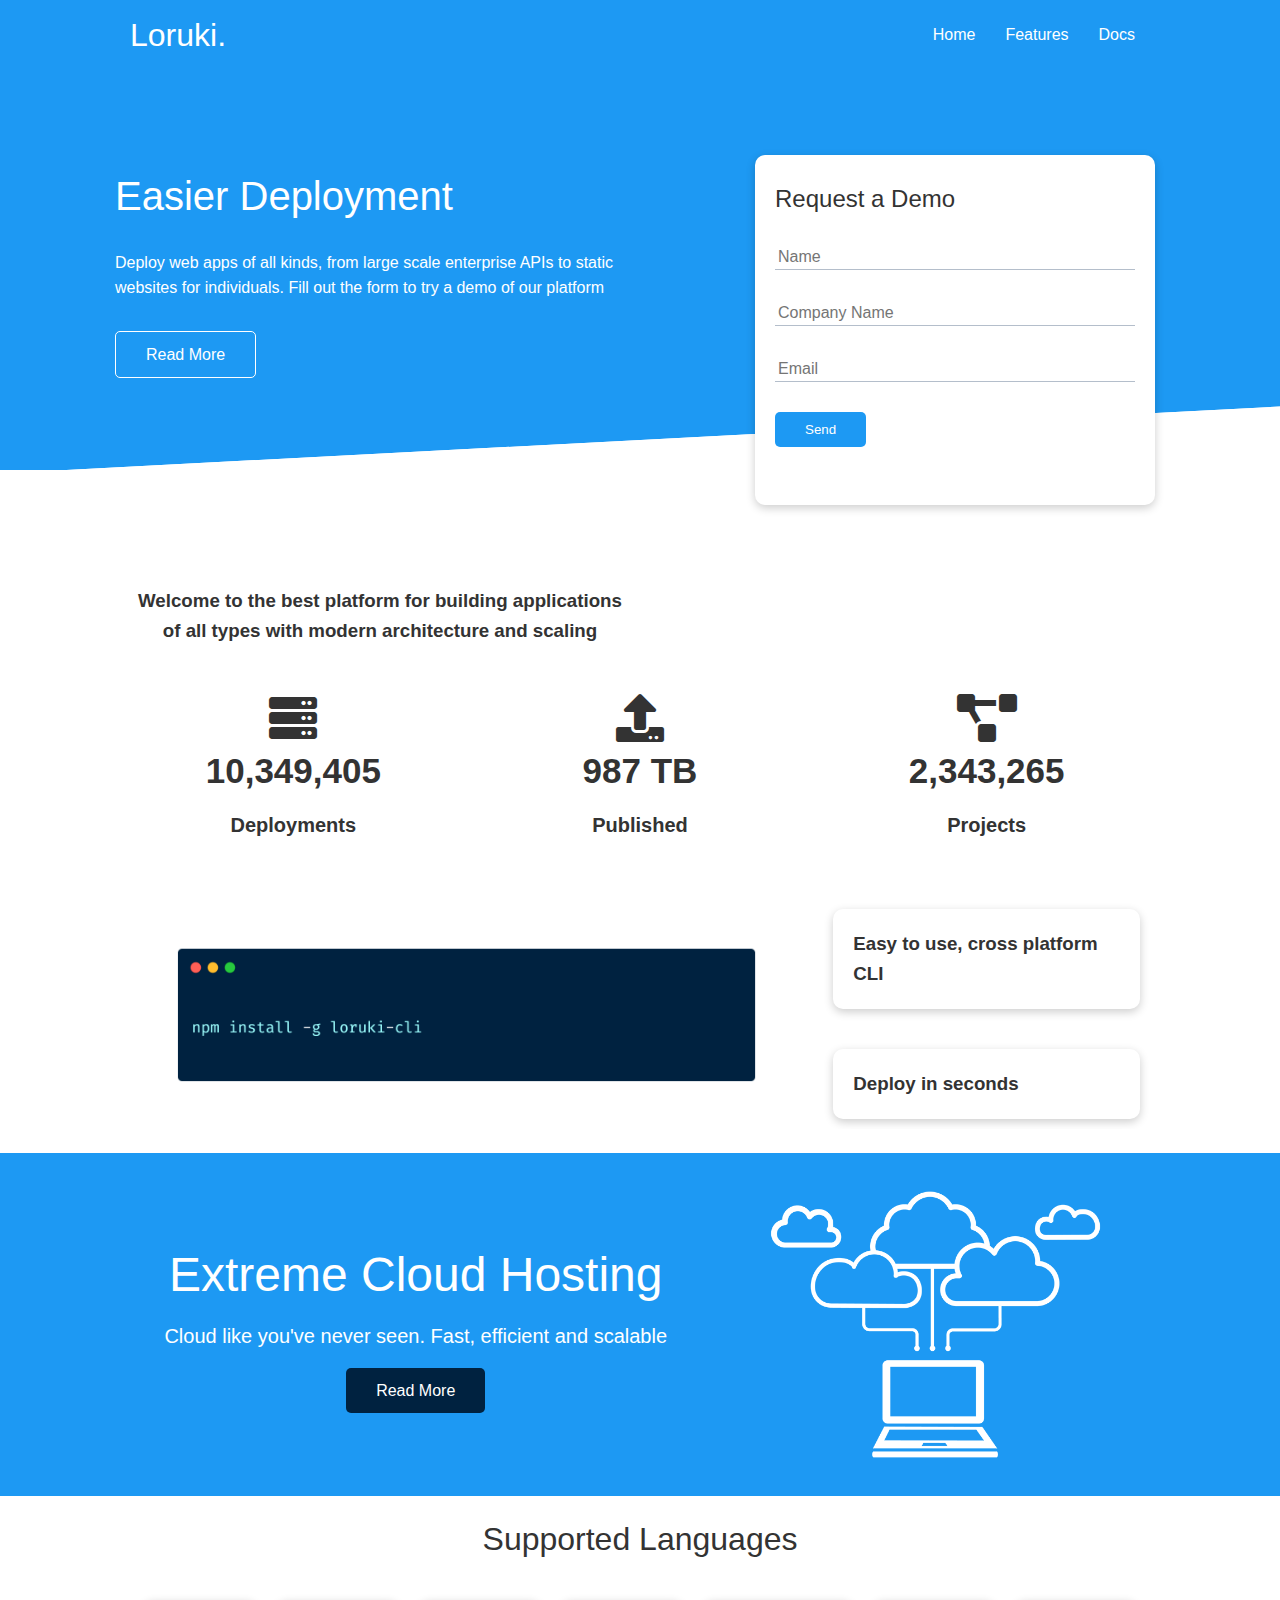
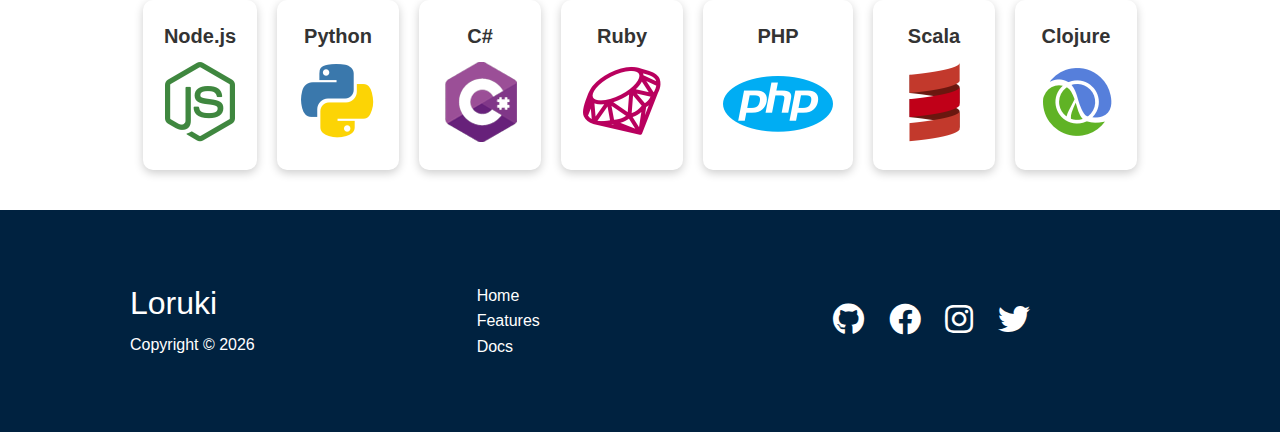
<file: index.html>
<!DOCTYPE html>
<html lang="en">
<head>
  <meta charset="UTF-8">
  <meta http-equiv="X-UA-Compatible" content="IE=edge">
  <meta name="viewport" content="width=device-width, initial-scale=1.0">
  <!-- font awesome (This one is really awesome!!) -->
  <link 
  rel="stylesheet" 
  href="https://cdnjs.cloudflare.com/ajax/libs/font-awesome/5.15.4/css/all.min.css" 
  integrity="sha512-1ycn6IcaQQ40/MKBW2W4Rhis/DbILU74C1vSrLJxCq57o941Ym01SwNsOMqvEBFlcgUa6xLiPY/NS5R+E6ztJQ==" 
  crossorigin="anonymous" 
  referrerpolicy="no-referrer" 
  />
  <title>Loruki | Cloud Hosting</title>
  <!-- styles -->
  <link rel="stylesheet" href="./css/style.css">
  <link rel="stylesheet" href="./css/utilities.css">
  <link rel="stylesheet" href="./css/responsive.css" />
</head>
<body>
  <!-- Navbar -->
  <div class="navbar">
    <div class="container flex">
      <h1 class="logo">Loruki.</h1>
      <nav>
        <ul>
          <li><a href="./index.html">Home</a></li>
          <li><a href="./features.html">Features</a></li>
          <li><a href="./docs.html">Docs</a></li>
        </ul>
      </nav>
    </div>
  </div>

  <!-- Showcase -->
  <section class="showcase">
    <div class="container grid">
      <div class="showcase-text">
        <h1>Easier Deployment</h1>
        <p>
          Deploy web apps of all kinds, from large scale enterprise APIs to static websites for individuals. 
          Fill out the form to try a demo of our platform
        </p>
        <a href="./features.html" class="btn btn-outline select-none">Read More</a>
      </div>

      <div class="showcase-form card">
        <h2>Request a Demo</h2>
        <form>
          <div class="form-control">
            <input type="text" name="name" placeholder="Name" required>
          </div>
          <div class="form-control">
            <input type="text" name="company" placeholder="Company Name" required>
          </div>
          <div class="form-control">
            <input type="email" name="email" placeholder="Email" required>
          </div>
          <input type="submit" value="Send" class="btn btn-primary">
        </form>
      </div>
    </div>
  </section>

  <!-- Stats -->
  <section class="stats">
    <div class="container">
      <h3 class="stats-heading text-center my-1">
        Welcome to the best platform for building applications of all types with modern architecture and scaling
      </h3>

      <div class="grid grid-3 text-center my-4">
        <div>
          <i class="fas fa-server fa-3x"></i>
          <h3>10,349,405</h3>
          <p class="text-secondary">Deployments</p>
        </div>
        <div>
          <i class="fas fa-upload fa-3x"></i>
          <h3>987 TB</h3>
          <p class="text-secondary">Published</p>
        </div>
        <div>
          <i class="fas fa-project-diagram fa-3x"></i>
          <h3>2,343,265</h3>
          <p class="text-secondary">Projects</p>
        </div>
      </div>
    </div>
  </section>

  <!-- Cli -->
  <section class="cli">
    <div class="container grid">
      <img src="./images/cli.png" alt="cli">
      <div class="card">
        <h3>Easy to use, cross platform CLI</h3>
      </div>
      <div class="card">
        <h3>Deploy in seconds</h3>
      </div>
    </div>
  </section>

  <!-- Cloud -->
  <section class="cloud bg-primary my-2 py-2">
    <div class="container grid">
      <div class="text-center">
        <h2 class="lg">Extreme Cloud Hosting</h2>
        <p class="lead my-1">
          Cloud like you've never seen.
          Fast, efficient and scalable
        </p>
        <a href="./features.html" class="btn btn-dark select-none">Read More</a>
      </div>
      <img src="./images/cloud.png" alt="cloud">
    </div>
  </section>

  <!-- Languages -->
  <section class="languages">
    <h2 class="md text-center my-2">
      Supported Languages
    </h2>
    <div class="container flex">
      <div class="card">
        <h4>Node.js</h4>
        <img src="./images/logos/node.png" alt="Node.js">
      </div>
      <div class="card">
        <h4>Python</h4>
        <img src="./images/logos/python.png" alt="Python">
      </div>
      <div class="card">
        <h4>C#</h4>
        <img src="./images/logos/csharp.png" alt="C#">
      </div>
      <div class="card">
        <h4>Ruby</h4>
        <img src="./images/logos/ruby.png" alt="Ruby">
      </div>
      <div class="card">
        <h4>PHP</h4>
        <img src="./images/logos/php.png" alt="Php">
      </div>
      <div class="card">
        <h4>Scala</h4>
        <img src="./images/logos/scala.png" alt="Scala">
      </div>
      <div class="card">
        <h4>Clojure</h4>
        <img src="./images/logos/clojure.png" alt="Clojure">
      </div>
    </div>
  </section>

  <!-- footer -->
  <footer class="footer bg-dark py-5">
    <div class="container grid grid-3">
      <div>
        <h1>Loruki</h1>
        <p>Copyright &copy; <span id="current_year"></span></p>
      </div>
      <nav>
        <ul>
          <li><a href="./index.html">Home</a></li>
          <li><a href="./features.html">Features</a></li>
          <li><a href="./docs.html">Docs</a></li>
        </ul>
      </nav>
      <div class="social">
        <a href="#"><i class="fab fa-github fa-2x"></i></a>
        <a href="#"><i class="fab fa-facebook fa-2x"></i></a>
        <a href="#"><i class="fab fa-instagram fa-2x"></i></a>
        <a href="#"><i class="fab fa-twitter fa-2x"></i></a>
      </div>
    </div>
  </footer>

  <!-- JS -->
  <script src="./js/app.js"></script>
</body>
</html>
</file>
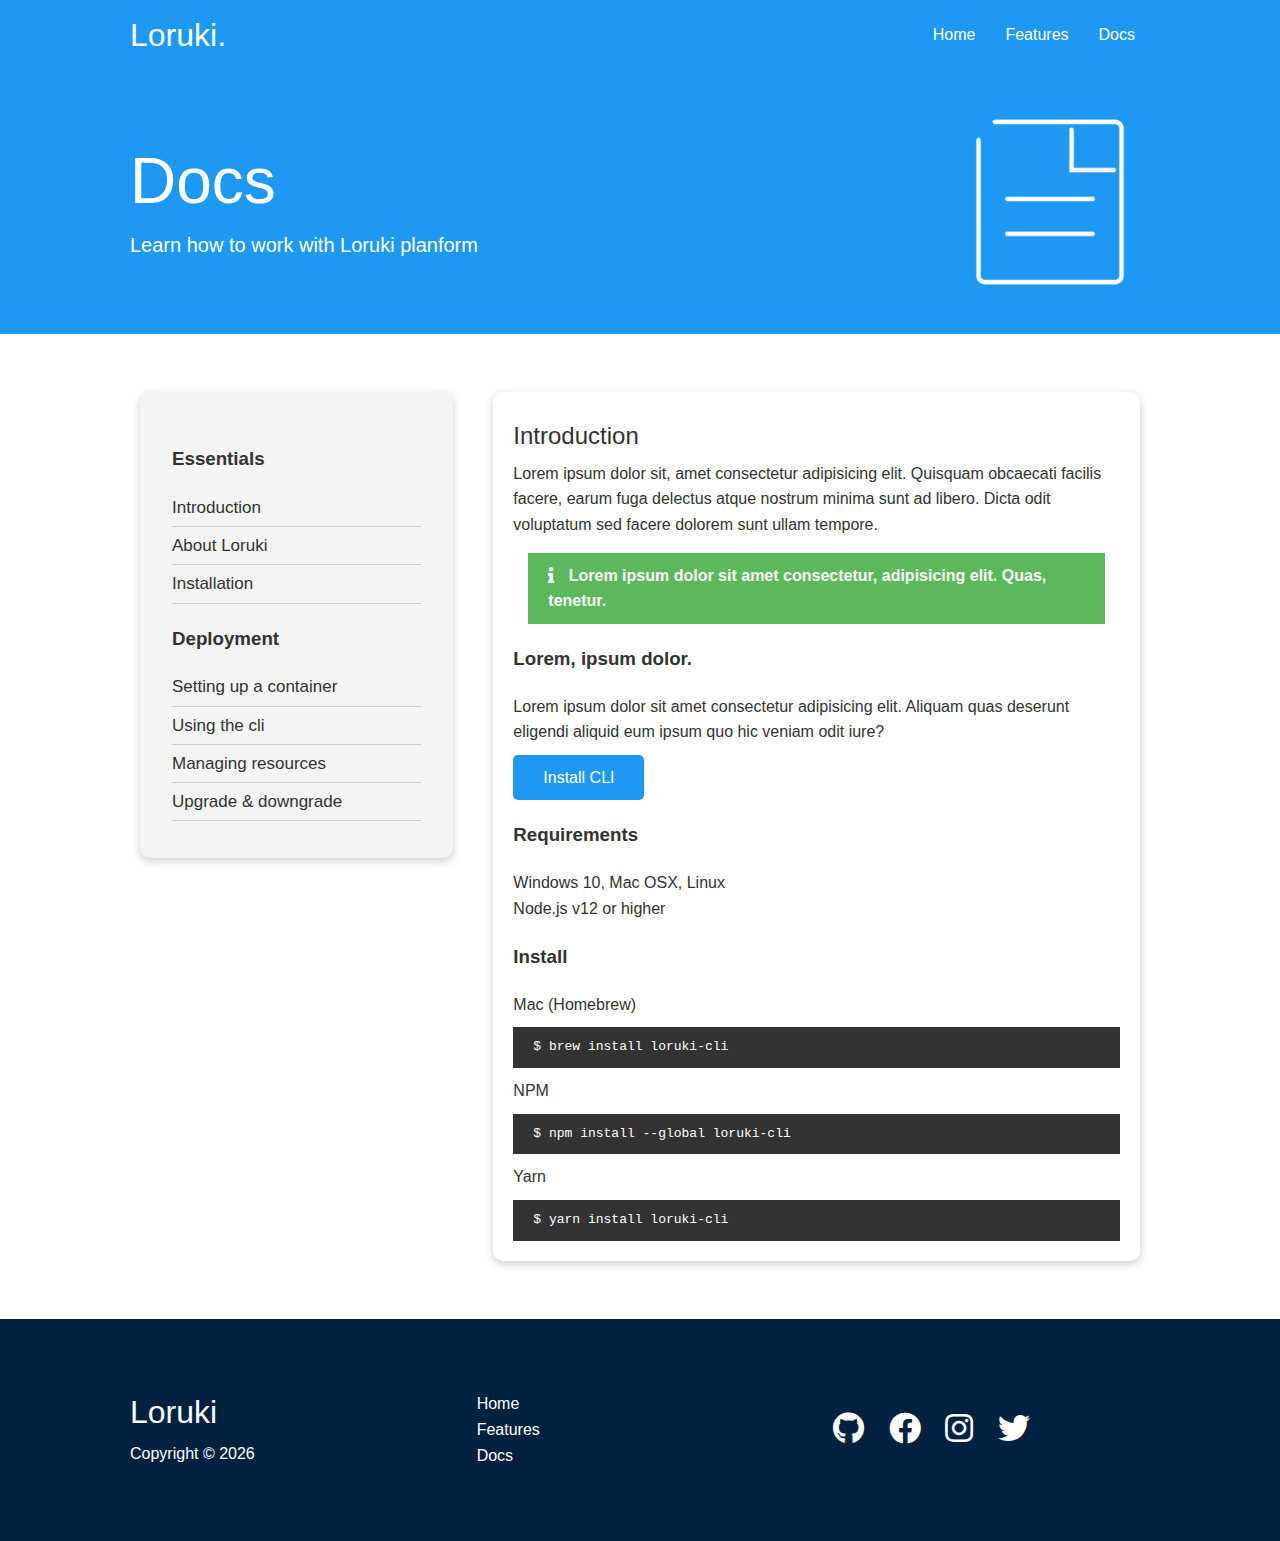
<file: docs.html>
<!DOCTYPE html>
<html lang="en">
<head>
  <meta charset="UTF-8">
  <meta http-equiv="X-UA-Compatible" content="IE=edge">
  <meta name="viewport" content="width=device-width, initial-scale=1.0">
  <!-- font awesome (This one is really awesome!!) -->
  <link 
  rel="stylesheet" 
  href="https://cdnjs.cloudflare.com/ajax/libs/font-awesome/5.15.4/css/all.min.css" 
  integrity="sha512-1ycn6IcaQQ40/MKBW2W4Rhis/DbILU74C1vSrLJxCq57o941Ym01SwNsOMqvEBFlcgUa6xLiPY/NS5R+E6ztJQ==" 
  crossorigin="anonymous" 
  referrerpolicy="no-referrer" 
  />
  <title>Loruki | Cloud Hosting</title>
  <!-- styles -->
  <link rel="stylesheet" href="./css/style.css">
  <link rel="stylesheet" href="./css/utilities.css">
  <link rel="stylesheet" href="./css/responsive.css" />
</head>
<body>
  <!-- Navbar -->
  <div class="navbar">
    <div class="container flex">
      <h1 class="logo">Loruki.</h1>
      <nav>
        <ul>
          <li><a href="./index.html">Home</a></li>
          <li><a href="./features.html">Features</a></li>
          <li><a href="./docs.html">Docs</a></li>
        </ul>
      </nav>
    </div>
  </div>

  <!-- Head -->
  <section class="docs-head bg-primary py-3">
    <div class="container grid">
      <div>
        <h1 class="xl">Docs</h1>
        <p class="lead">
          Learn how to work with Loruki planform
        </p>
      </div>
      <img src="./images/docs.png" alt="server">
    </div>
  </section>

  <!-- docs main -->
  <section class="docs-main my-4">
    <div class="container grid">
      <div class="card bg-light p-3">
        <h3 class="my-2">Essentials</h3>
        <nav>
          <ul>
            <li><a href="#">Introduction</a></li>
            <li><a href="#">About Loruki</a></li>
            <li><a href="#">Installation</a></li>
          </ul>
        </nav>

        <h3 class="my-2">Deployment</h3>
        <nav>
          <ul>
            <li><a href="#">Setting up a container</a></li>
            <li><a href="#">Using the cli</a></li>
            <li><a href="#">Managing resources</a></li>
            <li><a href="#">Upgrade & downgrade</a></li>
          </ul>
        </nav>
      </div>

      <div class="card">
        <h2>Introduction</h2>
        <p>
          Lorem ipsum dolor sit, amet consectetur adipisicing elit. Quisquam obcaecati facilis facere, earum fuga delectus atque nostrum minima sunt ad libero. Dicta odit voluptatum sed facere dolorem sunt ullam tempore.
        </p>

        <div class="alert alert-success">
          <i class="fas fa-info"></i>
          Lorem ipsum dolor sit amet consectetur, adipisicing elit. Quas, tenetur.
        </div>

        <h3>Lorem, ipsum dolor.</h3>
        <p>
          Lorem ipsum dolor sit amet consectetur adipisicing elit. Aliquam quas deserunt eligendi aliquid eum ipsum quo hic veniam odit iure?
        </p>
        <a href="#" class="btn btn-primary">Install CLI</a>

        <h3>Requirements</h3>
        <ul>
          <li>Windows 10, Mac OSX, Linux</li>
          <li>Node.js v12 or higher</li>
        </ul>

        <h3>Install</h3>
        <p>Mac (Homebrew)</p>
        <pre><code>$ brew install loruki-cli</code></pre>

        <p>NPM</p>
        <pre><code>$ npm install --global loruki-cli</code></pre>

        <p>Yarn</p>
        <pre><code>$ yarn install loruki-cli</code></pre>
      </div>
    </div>
  </section>

  <!-- footer -->
  <footer class="footer bg-dark py-5">
    <div class="container grid grid-3">
      <div>
        <h1>Loruki</h1>
        <p>Copyright &copy; <span id="current_year"></span></p>
      </div>
      <nav>
        <ul>
          <li><a href="./index.html">Home</a></li>
          <li><a href="./features.html">Features</a></li>
          <li><a href="./docs.html">Docs</a></li>
        </ul>
      </nav>
      <div class="social">
        <a href="#"><i class="fab fa-github fa-2x"></i></a>
        <a href="#"><i class="fab fa-facebook fa-2x"></i></a>
        <a href="#"><i class="fab fa-instagram fa-2x"></i></a>
        <a href="#"><i class="fab fa-twitter fa-2x"></i></a>
      </div>
    </div>
  </footer>

  <!-- JS -->
  <script src="./js/app.js"></script>
</body>
</html>
</file>
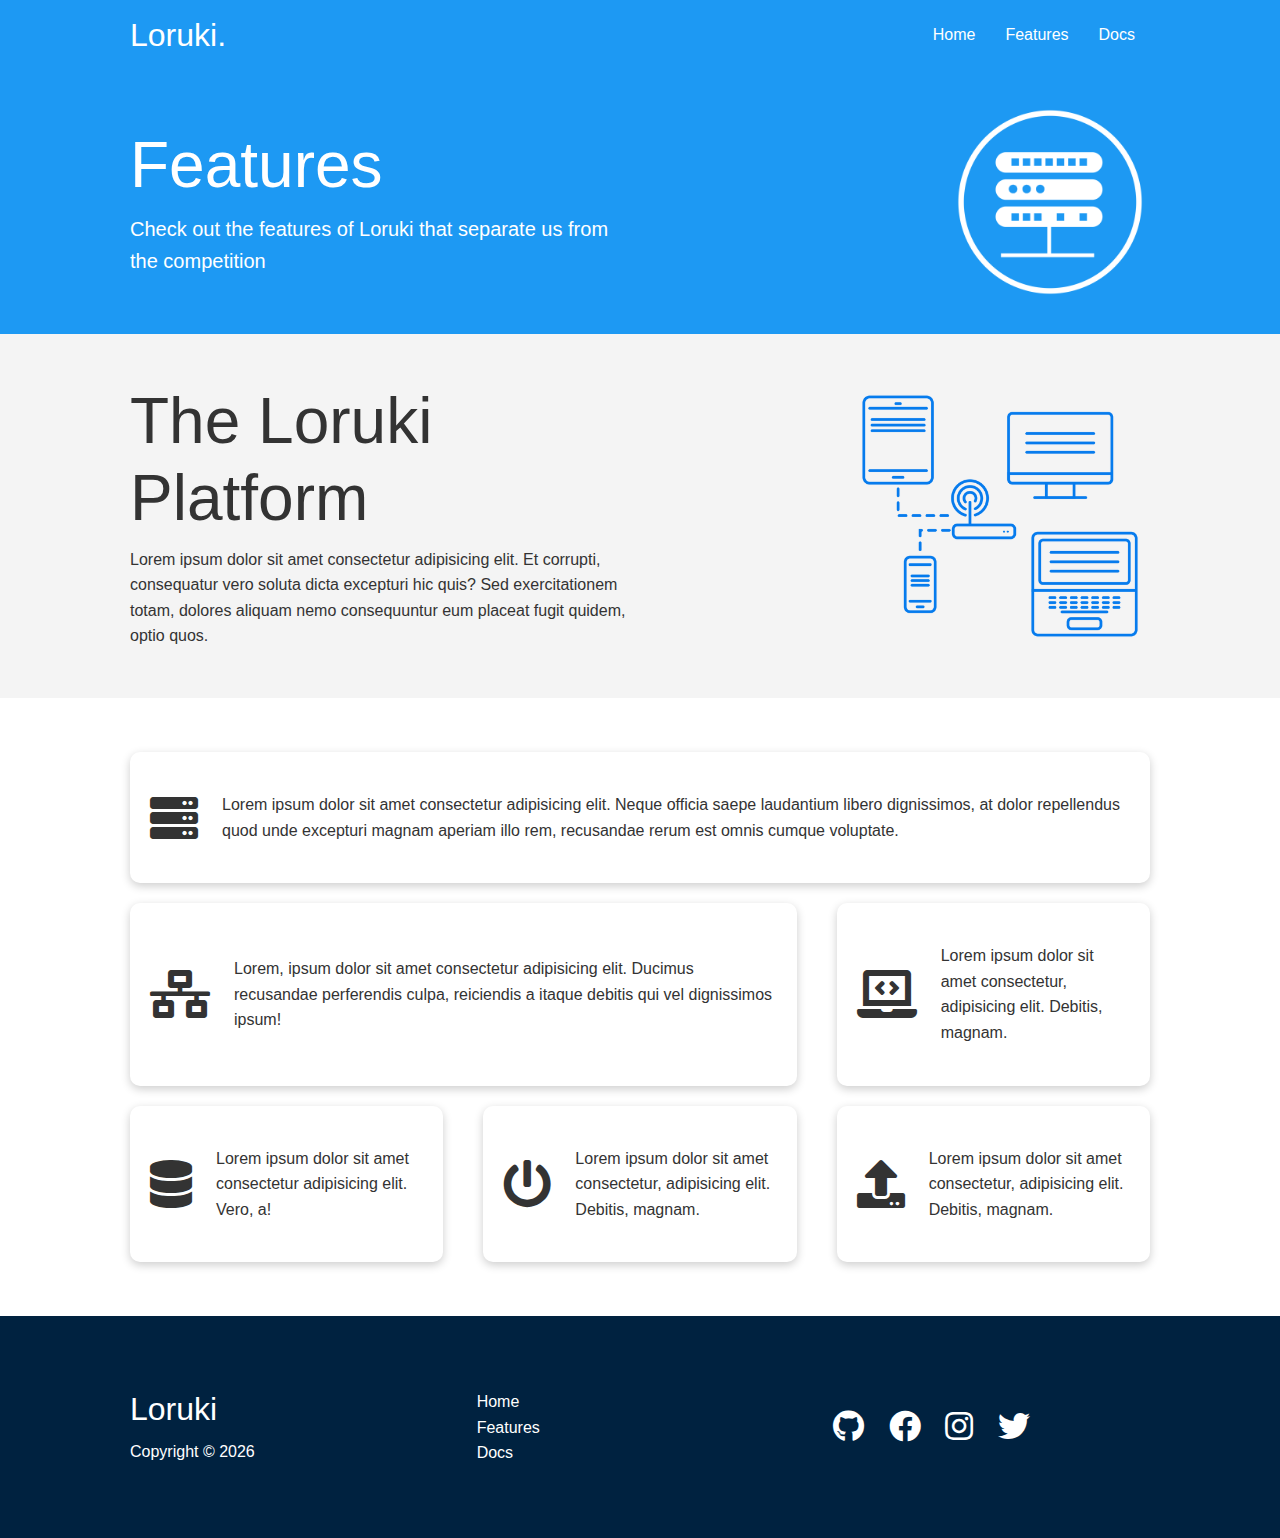
<file: features.html>
<!DOCTYPE html>
<html lang="en">
<head>
  <meta charset="UTF-8">
  <meta http-equiv="X-UA-Compatible" content="IE=edge">
  <meta name="viewport" content="width=device-width, initial-scale=1.0">
  <!-- font awesome (This one is really awesome!!) -->
  <link 
  rel="stylesheet" 
  href="https://cdnjs.cloudflare.com/ajax/libs/font-awesome/5.15.4/css/all.min.css" 
  integrity="sha512-1ycn6IcaQQ40/MKBW2W4Rhis/DbILU74C1vSrLJxCq57o941Ym01SwNsOMqvEBFlcgUa6xLiPY/NS5R+E6ztJQ==" 
  crossorigin="anonymous" 
  referrerpolicy="no-referrer" 
  />
  <title>Loruki | Cloud Hosting</title>
  <!-- styles -->
  <link rel="stylesheet" href="./css/style.css">
  <link rel="stylesheet" href="./css/utilities.css">
  <link rel="stylesheet" href="./css/responsive.css" />
</head>
<body>
  <!-- Navbar -->
  <div class="navbar">
    <div class="container flex">
      <h1 class="logo">Loruki.</h1>
      <nav>
        <ul>
          <li><a href="./index.html">Home</a></li>
          <li><a href="./features.html">Features</a></li>
          <li><a href="./docs.html">Docs</a></li>
        </ul>
      </nav>
    </div>
  </div>

  <!-- Head -->
  <section class="features-head bg-primary py-3">
    <div class="container grid">
      <div>
        <h1 class="xl">Features</h1>
        <p class="lead">
          Check out the features of Loruki that separate us from the competition
        </p>
      </div>
      <img src="./images/server.png" alt="server">
    </div>
  </section>

  <!-- sub head -->
  <div class="section features__sub-head bg-light py-3">
    <div class="container grid">
      <div>
        <h1 class="xl">The Loruki Platform</h1>
        <p>
          Lorem ipsum dolor sit amet consectetur adipisicing elit. Et corrupti, consequatur vero soluta dicta excepturi hic quis? Sed exercitationem totam, dolores aliquam nemo consequuntur eum placeat fugit quidem, optio quos.
        </p>
      </div>
      <img src="./images/server2.png" alt="server2">
    </div>
  </div>

  <!-- main -->
  <section class="features-main my-2">
    <div class="container grid grid-3">
      <div class="card flex">
        <i class="fas fa-server fa-3x"></i>
        <p>
          Lorem ipsum dolor sit amet consectetur adipisicing elit. Neque officia saepe laudantium libero dignissimos, at dolor repellendus quod unde excepturi magnam aperiam illo rem, recusandae rerum est omnis cumque voluptate.
        </p>
      </div>
      <div class="card flex">
        <i class="fas fa-network-wired fa-3x"></i>
        <p>
            Lorem, ipsum dolor sit amet consectetur adipisicing elit. Ducimus
            recusandae perferendis culpa, reiciendis a itaque debitis qui vel
            dignissimos ipsum!
        </p>
      </div>
      <div class="card flex">
          <i class="fas fa-laptop-code fa-3x"></i>
          <p>
              Lorem ipsum dolor sit amet consectetur, adipisicing elit. Debitis,
              magnam.
          </p>
      </div>
      <div class="card flex">
          <i class="fas fa-database fa-3x"></i>
          <p>
              Lorem ipsum dolor sit amet consectetur adipisicing elit. Vero, a!
          </p>
      </div>
      <div class="card flex">
          <i class="fas fa-power-off fa-3x"></i>
          <p>
              Lorem ipsum dolor sit amet consectetur, adipisicing elit. Debitis,
              magnam.
          </p>
      </div>
      <div class="card flex">
          <i class="fas fa-upload fa-3x"></i>
          <p>
              Lorem ipsum dolor sit amet consectetur, adipisicing elit. Debitis,
              magnam.
          </p>
      </div>
    </div>
  </section>

  <!-- footer -->
  <footer class="footer bg-dark py-5">
    <div class="container grid grid-3">
      <div>
        <h1>Loruki</h1>
        <p>Copyright &copy; <span id="current_year"></span></p>
      </div>
      <nav>
        <ul>
          <li><a href="./index.html">Home</a></li>
          <li><a href="./features.html">Features</a></li>
          <li><a href="./docs.html">Docs</a></li>
        </ul>
      </nav>
      <div class="social">
        <a href="#"><i class="fab fa-github fa-2x"></i></a>
        <a href="#"><i class="fab fa-facebook fa-2x"></i></a>
        <a href="#"><i class="fab fa-instagram fa-2x"></i></a>
        <a href="#"><i class="fab fa-twitter fa-2x"></i></a>
      </div>
    </div>
  </footer>

  <!-- JS -->
  <script src="./js/app.js"></script>
</body>
</html>
</file>
<file: css/style.css>
@import url('https://fonts.googleapis.com/css2?family=Lato:wght@300&display=swap');

:root {
  --primary-color: #1d99f3;
  --secondary-color: #1c3fa8;
  --dark-color: #002240;
  --light-color: #f4f4f4;
  --success-color: #5cb85c;
  --error-color: #d9534f;
}

*,
*::after,
*::before {
  margin: 0;
  padding: 0;
  box-sizing: border-box;
}

body {
  font-family: 'Laro', sans-serif;
  color: #333;
  line-height: 1.6;
}

ul {
  list-style-type: none;
}

a {
  text-decoration: none;
  color: #333;
}

h1,
h2 {
  font-weight: 300;
  line-height: 1.2; /* line height between lines of text */
  margin: 10px 0;
}

p {
  margin: 10px 0;
}

img {
  width: 100%;
}

code, pre {
  background: #333;
  color: white;
  padding: 10px;
}

/* Navbar */
.navbar {
  background-color: var(--primary-color);
  color: #fff;
  height: 70px;
}

.navbar ul {
  display: flex;
}

.navbar a {
  color: #fff;
  padding: 10px;
  margin: 0 5px;
}

.navbar a:hover {
  border-bottom: 2px solid #fff;
}

.navbar .flex {
  justify-content: space-between;
}

/* showcase */
.showcase {
  height: 400px;
  background-color: var(--primary-color);
  color: #fff;
  position: relative; /* if you can't remember, check docs */
}

.showcase h1 {
  font-size: 40px;
}

.showcase p {
  padding: 20px 0;
}

.showcase .grid {
  overflow: visible;
  grid-template-columns: 55% 45%;
  gap: 30px;
}

.showcase-form {
  position: relative;
  top: 60px;
  height: 350px;
  width: 400px;
  padding: 40px;
  z-index: 100;
  justify-self: flex-end;
}

.showcase-form .form-control {
  margin: 30px 0;
}

.showcase-form input[type='text'],
.showcase-form input[type='email'] {
  border: 0;
  border-bottom: 1px solid #b4becb;
  width: 100%;
  padding: 3px;
  font-size: 16px;
}

.showcase-form input:focus {
  outline: none;
}

.showcase::before,
.showcase::after {
  content: '';
  position: absolute;
  height: 100px;
  bottom: -70px;
  right: 0;
  left: 0;
  background: #fff;
  transform: skewY(-3deg);
  -webkit-transform: skewY(-3deg);
  -moz-transform: skewY(-3deg);
  -ms-transform: skewY(-3deg);
}

/* Stats */
.stats {
  padding-top: 100px;
}

.stats-heading {
  max-width: 500px;
  margin: auto;
}

.stats .grid h3 {
  font-size: 35px;
}

.stats .grid p {
  font-size: 20px;
  font-weight: bold;
}

/* Cli */
.cli .grid {
  grid-template-columns: repeat(3, 1fr);
  grid-template-rows: repeat(2, fr);
}

.cli .grid > *:first-child {
  grid-column: 1 / span 2;
  grid-row: 1 / span 2;
}

/* Cloud */
.cloud .grid {
  grid-template-columns: 4fr 3fr;
}

/* languages */
/* .languages .flex {
  flex-wrap: wrap;
} */

.languages .card {
  text-align: center;
  margin: 18px 10px 40px;
  transition: transform 200ms ease-in;
  user-select: none;
}

.languages .card h4 {
  font-size: 20px;
  margin-bottom: 10px;
}

.languages .card:hover {
  transform: translateY(-15px);
}

/* features */

.features-head img,
.docs-head img {
  width: 200px;
  justify-self: flex-end;
}

.features__sub-head img {
  width: 300px;
  justify-self: flex-end;
}

/* features-main */
.features-main .grid {
  padding: 30px;
}

.features-main .grid > *:first-child {
  grid-column: 1 / span 3;
}

.features-main .grid > *:nth-child(2){
  grid-column: 1 / span 2;
}

.features-main i {
  margin-right: 1.5rem;
}

/* Docs */
.docs-main h3 {
  margin: 20px 0;
}

.docs-main .grid {
  grid-template-columns: 1fr 2fr;
  align-items: flex-start;
}

.docs-main nav li {
  font-size: 17px;
  padding-bottom: 5px;
  margin-bottom: 5px;
  border-bottom: 1px solid #ccc;
}

.docs-main a:hover {
  font-weight: bold;
}

/* footer */

.footer .social a {
  margin: 0 10px;
}
</file>
<file: css/utilities.css>
/* Utilities */
.select-none {
  user-select: none;
}

.container {
  max-width: 1100px;
  margin: 0 auto;
  overflow: auto; /* check out the documention */
  padding: 0 40px;
}

.card {
  background-color: #fff;
  color: #333;
  border-radius: 10px;
  box-shadow: 0 3px 10px rgba(0, 0, 0, 0.2);
  padding: 20px;
  margin: 10px;
}

.btn {
  display: inline-block;
  padding: 10px 30px;
  cursor: pointer;
  background-color: var(--primary-color);
  color: #fff;
  border: none;
  border-radius: 5px;
}

.btn-outline {
  background-color: transparent;
  border: 1px solid #fff;
}

.btn:hover {
  transform: scale(0.98);
}

/* backgrounds & colored buttons */
.bg-primary,
.btn-primary {
  background-color: var(--primary-color);
  color: white;
}

.bg-secondary,
.btn-secondary {
  background-color: var(--secondary-color);
  color: white;
}

.bg-dark,
.btn-dark {
  background-color: var(--dark-color);
  color: white;
}

.bg-primary a,
.btn-primary a,
.bg-secondary a,
.btn-secondary a,
.bg-dark a,
.btn-dark a {
  color: #fff;
}

.bg-light,
.btn-light {
  background-color: var(--light-color);
  color: #333;
}

/* text sizes */
.lead {
  font-size: 20px;
}

.sm {
  font-size: 1rem;
}

.md {
  font-size: 2rem;
}

.lg {
  font-size: 3rem;
}

.xl {
  font-size: 4rem;
}

.text-center {
  text-align: center;
}

/* alert */
.alert {
  background-color: var(--light-color);
  padding: 10px 20px;
  font-weight: bold;
  margin: 15px;
}

.alert i {
  margin-right: 10px;
}

.alert-success {
  background-color: var(--success-color);
  color: white;
}

.alert-error {
  background-color: var(--error-color);
  color: white;
}

.flex {
  display: flex;
  justify-content: center;
  align-items: center;
  height: 100%;
}

.grid {
  display: grid; /* Research the docs about 'grid' layout, please */
  grid-template-columns: repeat(2, 1fr); /* 'fr' is fraction for 'grid' */
  /* -------------------------------------- 'repeat(2, 1fr)' is repeat '2' times by '1fr' like '(...: 1fr 1fr)' */
  gap: 20px; /* just like 'margin', but for 'grid' layout */
  justify-content: center;
  align-items: center;
  height: 100%;
}

.grid-3 {
  grid-template-columns: repeat(3, 1fr);
}

/* Margin */
.my-1 {
  /* just like marginY or margin vertical (top and bottom) */
  margin: 1rem 0;
}

.my-2 {
  margin: 1.5rem 0;
}

.my-3 {
  margin: 2rem 0;
}

.my-4 {
  margin: 3rem 0;
}

.my-5 {
  margin: 4rem 0;
}

.m-1 {
  margin: 1rem;
}

.m-2 {
  margin: 1.5rem;
}

.m-3 {
  margin: 2rem;
}

.m-4 {
  margin: 3rem;
}

.m-5 {
  margin: 4rem;
}

/* Padding */
.py-1 {
  /* just like marginY or margin vertical (top and bottom) */
  padding: 1rem 0;
}

.py-2 {
  padding: 1.5rem 0;
}

.py-3 {
  padding: 2rem 0;
}

.py-4 {
  padding: 3rem 0;
}

.py-5 {
  padding: 4rem 0;
}

.p-1 {
  padding: 1rem;
}

.p-2 {
  padding: 1.5rem;
}

.p-3 {
  padding: 2rem;
}

.p-4 {
  padding: 3rem;
}

.p-5 {
  padding: 4rem;
}
</file>
<file: css/responsive.css>
/* For languages card wrap */
@media screen and (max-width: 1099px) {
  .languages .flex {
    flex-wrap: wrap;
  }
}

@media (max-width: 950px) {
  .showcase {
    margin-bottom: 100px;
  }

  .showcase .grid {
    grid-template-columns: 1fr;
  }

  .showcase-form {
    top: -100px;
  }
}

/* tablets and under */
@media (max-width: 768px) {
  .grid,
  .showcase .grid,
  .stats .grid,
  .cli .grid,
  .cloud .grid {
    grid-template-columns: 1fr;
    grid-template-rows: 1fr;
  }

  .showcase {
    height: auto;
    margin-bottom: 0;
  }

  .showcase-text {
    text-align: center;
    /* margin-top: 40px; */
    margin: auto;
  }

  .showcase-form {
    justify-self: center;
    top: 60px;
  }

  .cli .grid > *:first-child {
    grid-column: 1;
    grid-row: 1;
  }

  .footer .container {
    display: flex;
    flex-direction: column-reverse;
    justify-content: center;
  }

  .footer div {
    text-align: center;
  }
}

/* mobile */
@media (max-width: 500px) {
  .navbar {
    height: 110px;
  }

  .navbar .flex {
    flex-direction: column;
  }

  .navbar ul {
    padding: 10px;
    background-color: rgba(0, 0, 0, .1);
  }

  .showcase-form {
    width: 360px;
  }
}
</file>
